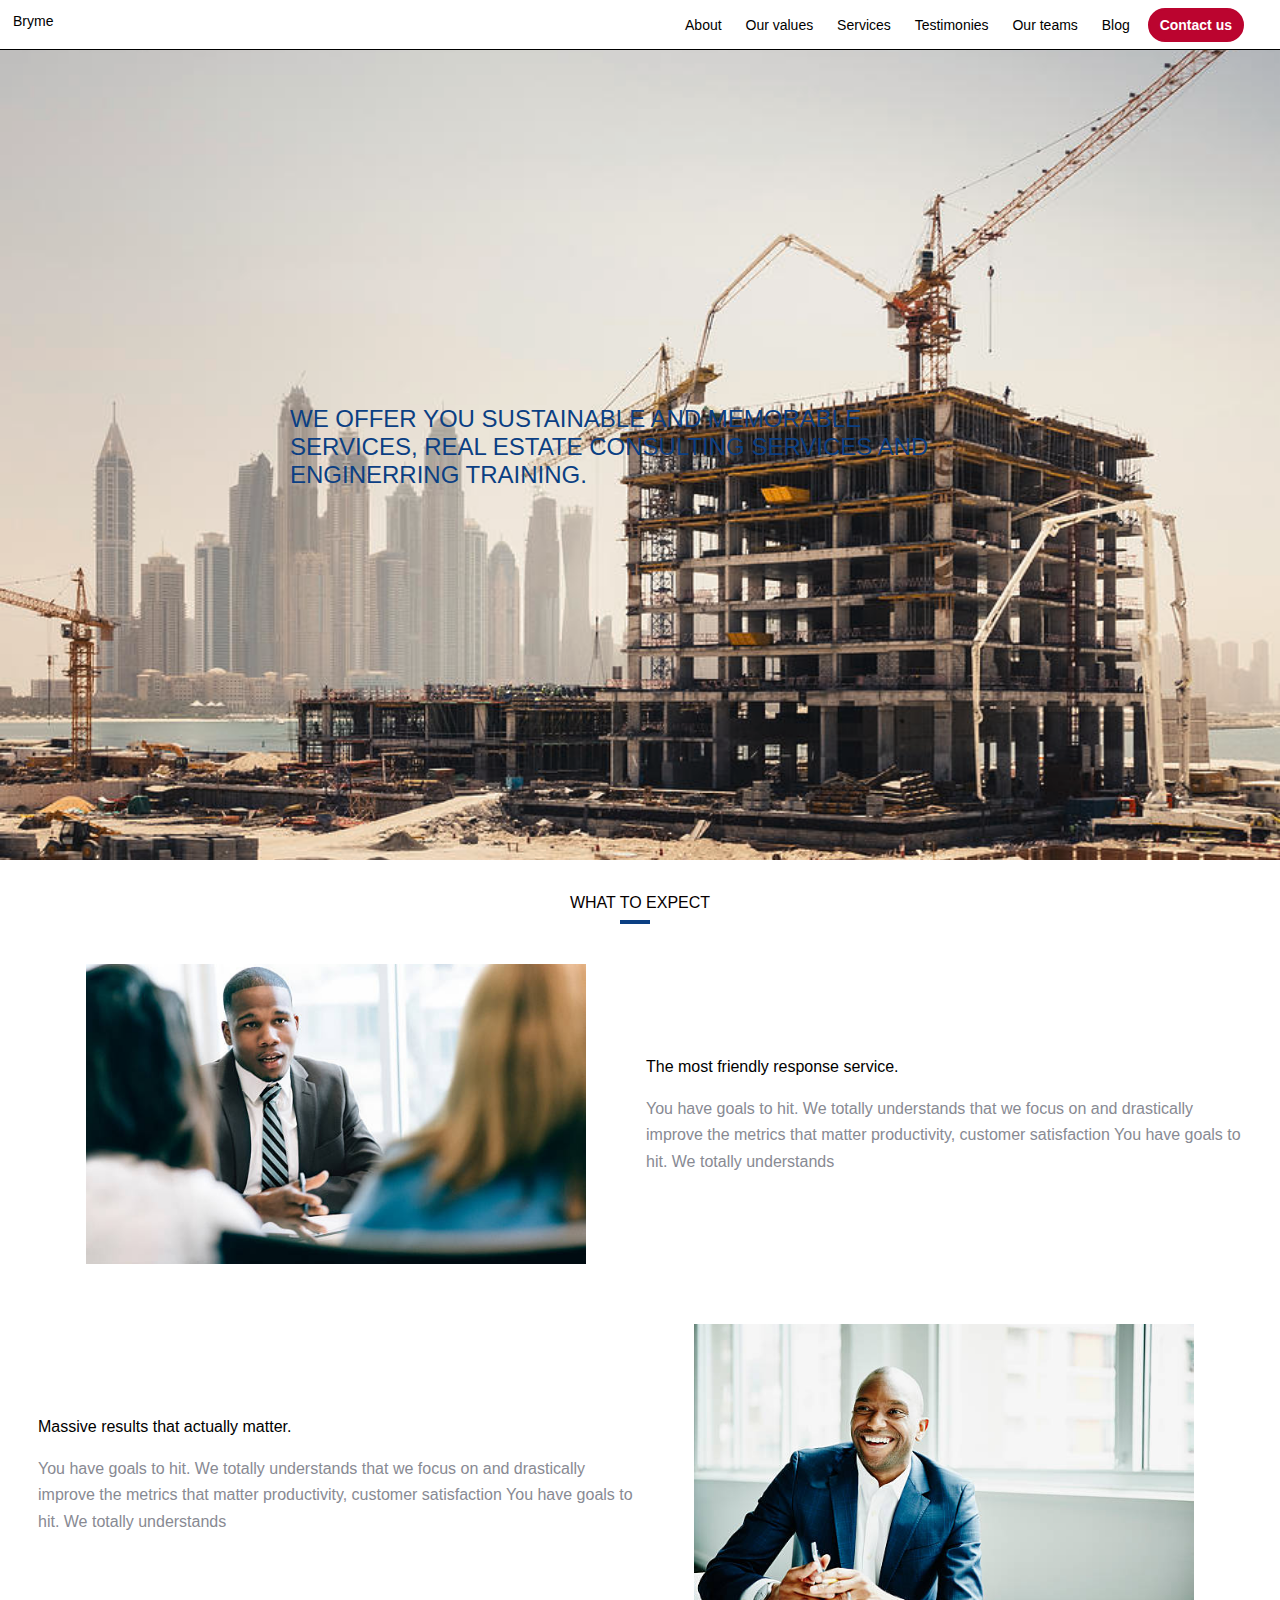
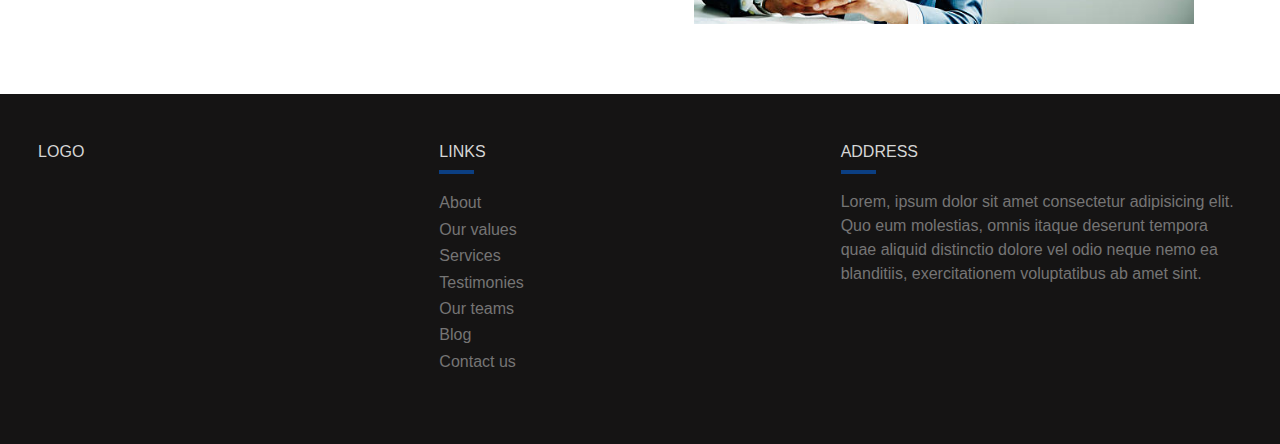
<file: index.html>
<!DOCTYPE html>
<html lang="en">
<head>
    <meta charset="UTF-8">
    <meta name="viewport" content="width=device-width, initial-scale=1.0">
    <meta http-equiv="X-UA-Compatible" content="ie=edge">
    <link rel="stylesheet" href="CSS/style.css">
    <title>Welcome to Bryme Designs</title>
</head>
<body>
    <nav class="nav__header">
        <header class="header_logo">
            Bryme
        </header>
        <ul class="navigation__links">
            <li id="about"><a href="about">About</a></li>
            <li id="values"><a href="values">Our values</a></li>
            <li id="services"><a href="services">Services</a></li>
            <li id="testimonies"><a href="testimonies">Testimonies</a></li>
            <li id="team"><a href="team">Our teams</a></li>
            <li id="blog"><a href="blog">Blog</a></li>
            <li id="contact"><a href="contact">Contact us</a></li>
        </ul>
    </nav>
    <div class="mobile__header">
        <div id="logo"><a href="javascript:;">Bryme</a></div>
        <div class="hamburger" id="hamburger">
            <div class="hamburger__content">
                <div class="caret top"></div>
                <div class="caret middle"></div>
                <div class="caret bottom"></div>
            </div>
        </div>
    </div>

    <div class="sidebar__navigation" id="sidebar">
        <ul>
            <li class="about__mob"><a href="about">About</a></li>
            <li class="value__mob"><a href="values">Our values</a></li>
            <li class="service__mob"><a href="services">Services</a></li>
            <li class="testimonies__mob"><a href="testimonies">Testimonies</a></li>
            <li class="team__mob"><a href="team">Our teams</a></li>
            <li class="blog__mob"><a href="blog">Blog</a></li>
            <li class="contact__mob"><a href="contact">Contact us</a></li>
        </ul>
</div>
<div class="gallery__section">
    <div class="gallery__text">
        We offer you sustainable and memorable services, real estate consulting services and enginerring training.
    </div>
</div>

 <!-- What to expects Starts -->
 <section id="what_expect" class="expect_">
        <center><p class="p">what to expect</p></center>
        <div class="what_to_expect">
            <div class="content_one">
                <div class="image_icon_one">
                    <div class="show_image"></div>
                </div>
                <div class="description">
                    <div class="description__content">
                        <p style="color: rgba(0,0,0,1)">The most friendly response service.</p>
                        <p>You have goals to hit. We totally understands that we focus on and drastically improve the metrics that matter 
                            productivity, customer satisfaction You have goals to hit. We totally understands
                        </p>
                    </div>
                </div>
            </div> 
            <div class="content_one horizontal_rule">
                <div class="description">
                    <div class="description__content">
                        <p style="color: rgba(0,0,0,1)">Massive results that actually matter.</p>
                        <p>You have goals to hit. We totally understands that we focus on and drastically improve the metrics that matter 
                            productivity, customer satisfaction You have goals to hit. We totally understands
                        </p>
                    </div>
                </div>
                <div class="image_icon_one">
                    <div class="show_image result_icon"></div>
                </div>
            </div>
        </div>
    </section>
    <!-- What to expects Ends -->


<!-- Footer -->
<footer>
        <div class="footer_div">
            <div class="logo__section">
                <p>LOGO</p>
            </div>
            <div class="contact_links">
                <p>LINKS</p>
                <ul>
                    <li class="about__mob_"><a href="about">About</a></li>
                    <li class="value__mob_"><a href="values">Our values</a></li>
                    <li class="service__mob_"><a href="services">Services</a></li>
                    <li class="testimonies__mob_"><a href="testimonies">Testimonies</a></li>
                    <li class="team__mob_"><a href="team">Our teams</a></li>
                    <li class="blog__mob_"><a href="blog">Blog</a></li>
                    <li class="contact__mob_"><a href="contact">Contact us</a></li>
                </ul>
            </div>
            <div class="address_links">
                <p>ADDRESS</p>
                <div>Lorem, ipsum dolor sit amet consectetur adipisicing elit. Quo eum molestias, omnis itaque deserunt tempora quae aliquid distinctio dolore vel odio neque nemo ea blanditiis, exercitationem voluptatibus ab amet sint.</div>
            </div>
        </div>
    </footer>
    <script src="JS/jquery-min.js"></script>
    <script src="JS/main.js"></script>
</body>
</html>
</file>
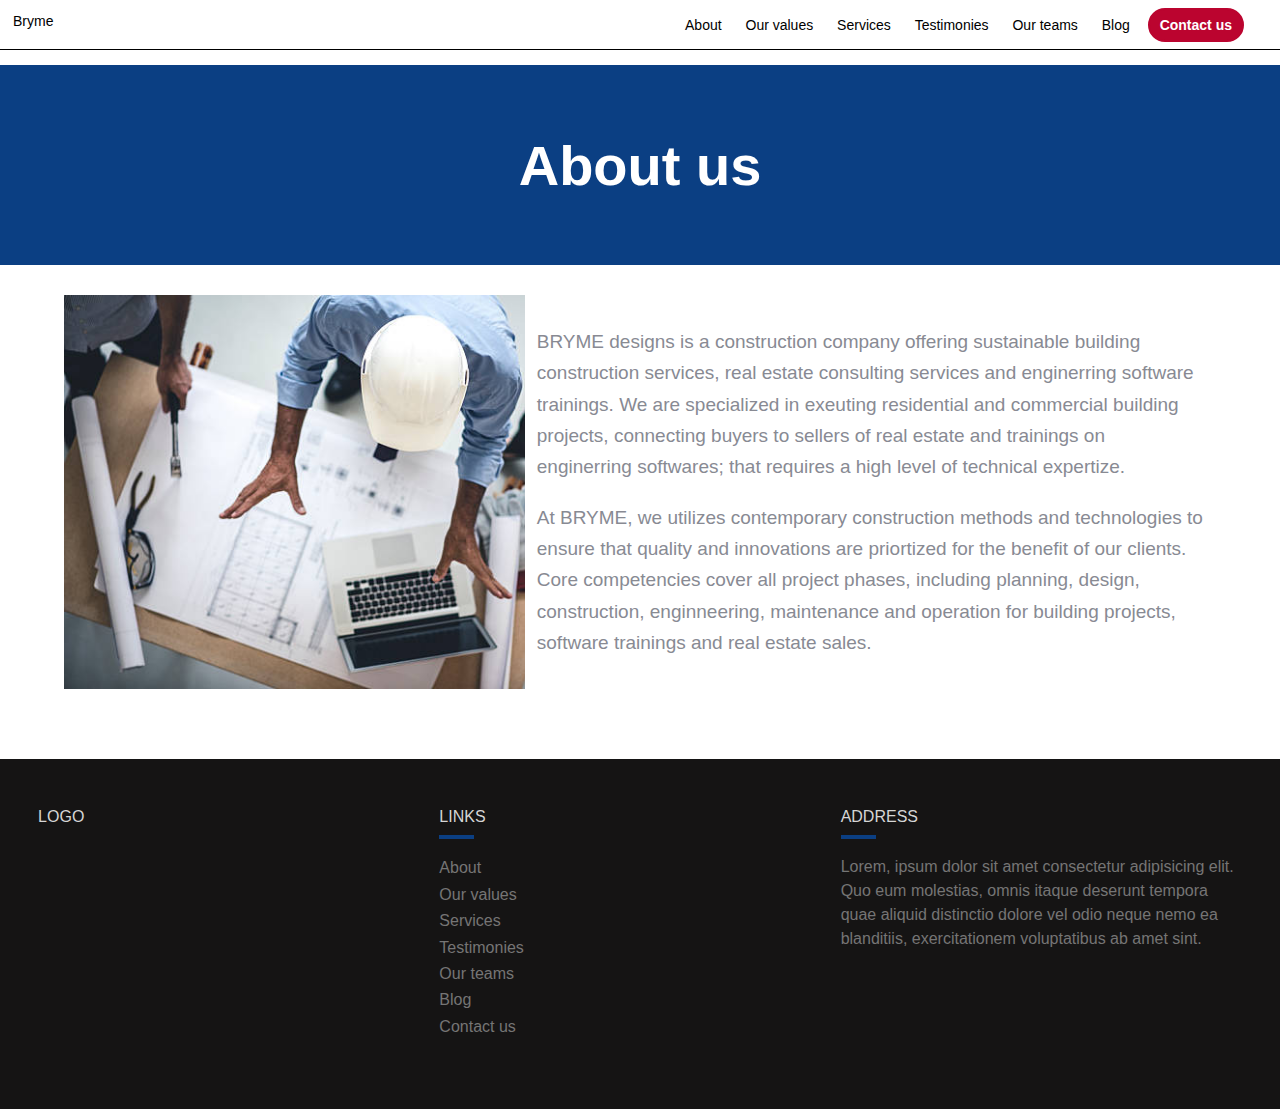
<file: about.html>
<!DOCTYPE html>
<html lang="en">
<head>
    <meta charset="UTF-8">
    <meta name="viewport" content="width=device-width, initial-scale=1.0">
    <meta http-equiv="X-UA-Compatible" content="ie=edge">
    <link rel="stylesheet" href="CSS/style.css">
    <title>About Us</title>
</head>
<body>
        <nav class="nav__header" style="position: relative">
                <header class="header_logo">
                    Bryme
                </header>
                <ul class="navigation__links">
                    <li id="about"><a href="about">About</a></li>
                    <li id="values"><a href="values">Our values</a></li>
                    <li id="services"><a href="services">Services</a></li>
                    <li id="testimonies"><a href="testimonies">Testimonies</a></li>
                    <li id="team"><a href="team">Our teams</a></li>
                    <li id="blog"><a href="blog">Blog</a></li>
                    <li id="contact"><a href="contact">Contact us</a></li>
                </ul>
            </nav>
            <div class="mobile__header">
                <div id="logo"><a href="javascript:;">Bryme</a></div>
                <div class="hamburger" id="hamburger">
                    <div class="hamburger__content">
                        <div class="caret top"></div>
                        <div class="caret middle"></div>
                        <div class="caret bottom"></div>
                    </div>
                </div>
            </div>
        
            <div class="sidebar__navigation" id="sidebar">
                <ul>
                    <li class="about__mob"><a href="about">About</a></li>
                    <li class="value__mob"><a href="values">Our values</a></li>
                    <li class="service__mob"><a href="services">Services</a></li>
                    <li class="testimonies__mob"><a href="testimonies">Testimonies</a></li>
                    <li class="team__mob"><a href="team">Our teams</a></li>
                    <li class="blog__mob"><a href="blog">Blog</a></li>
                    <li class="contact__mob"><a href="contact">Contact us</a></li>
                </ul>
        </div>

        <div class="aboutus__container">
            <div>
                About us
            </div>
        </div>
        <div class="aboutus__content">
            <div class="aboutus__image">
                <div class="about__showimage"></div>
            </div>
            <div class="aboutus__cont">
                <p>
                    BRYME designs is a construction company offering sustainable building construction services, real estate consulting services and 
                    enginerring software trainings. We are specialized in exeuting residential and commercial building projects, connecting buyers to sellers 
                    of real estate and trainings on enginerring softwares; that requires a high level of technical expertize.
                </p>
                <p>
                    At BRYME, we utilizes contemporary construction methods and technologies to ensure that quality and innovations are priortized 
                    for the benefit of our clients. Core competencies cover all project phases, including planning, design, construction, enginneering,
                    maintenance and operation for building projects, software trainings and real estate sales. 
                </p>
            </div>
        </div>
        
         <!-- Footer -->
    <footer>
            <div class="footer_div">
                <div class="logo__section">
                    <p>LOGO</p>
                </div>
                <div class="contact_links">
                    <p>LINKS</p>
                    <ul>
                        <li class="about__mob_"><a href="about">About</a></li>
                        <li class="value__mob_"><a href="values">Our values</a></li>
                        <li class="service__mob_"><a href="services">Services</a></li>
                        <li class="testimonies__mob_"><a href="testimonies">Testimonies</a></li>
                        <li class="team__mob_"><a href="team">Our teams</a></li>
                        <li class="blog__mob_"><a href="blog">Blog</a></li>
                        <li class="contact__mob_"><a href="contact">Contact us</a></li>
                    </ul>
                </div>
                <div class="address_links">
                    <p>ADDRESS</p>
                    <div>Lorem, ipsum dolor sit amet consectetur adipisicing elit. Quo eum molestias, omnis itaque deserunt tempora quae aliquid distinctio dolore vel odio neque nemo ea blanditiis, exercitationem voluptatibus ab amet sint.</div>
                </div>
            </div>
        </footer>
        <script src="JS/jquery-min.js"></script>
        <script src="JS/main.js"></script>
</body>
</html>
</file>
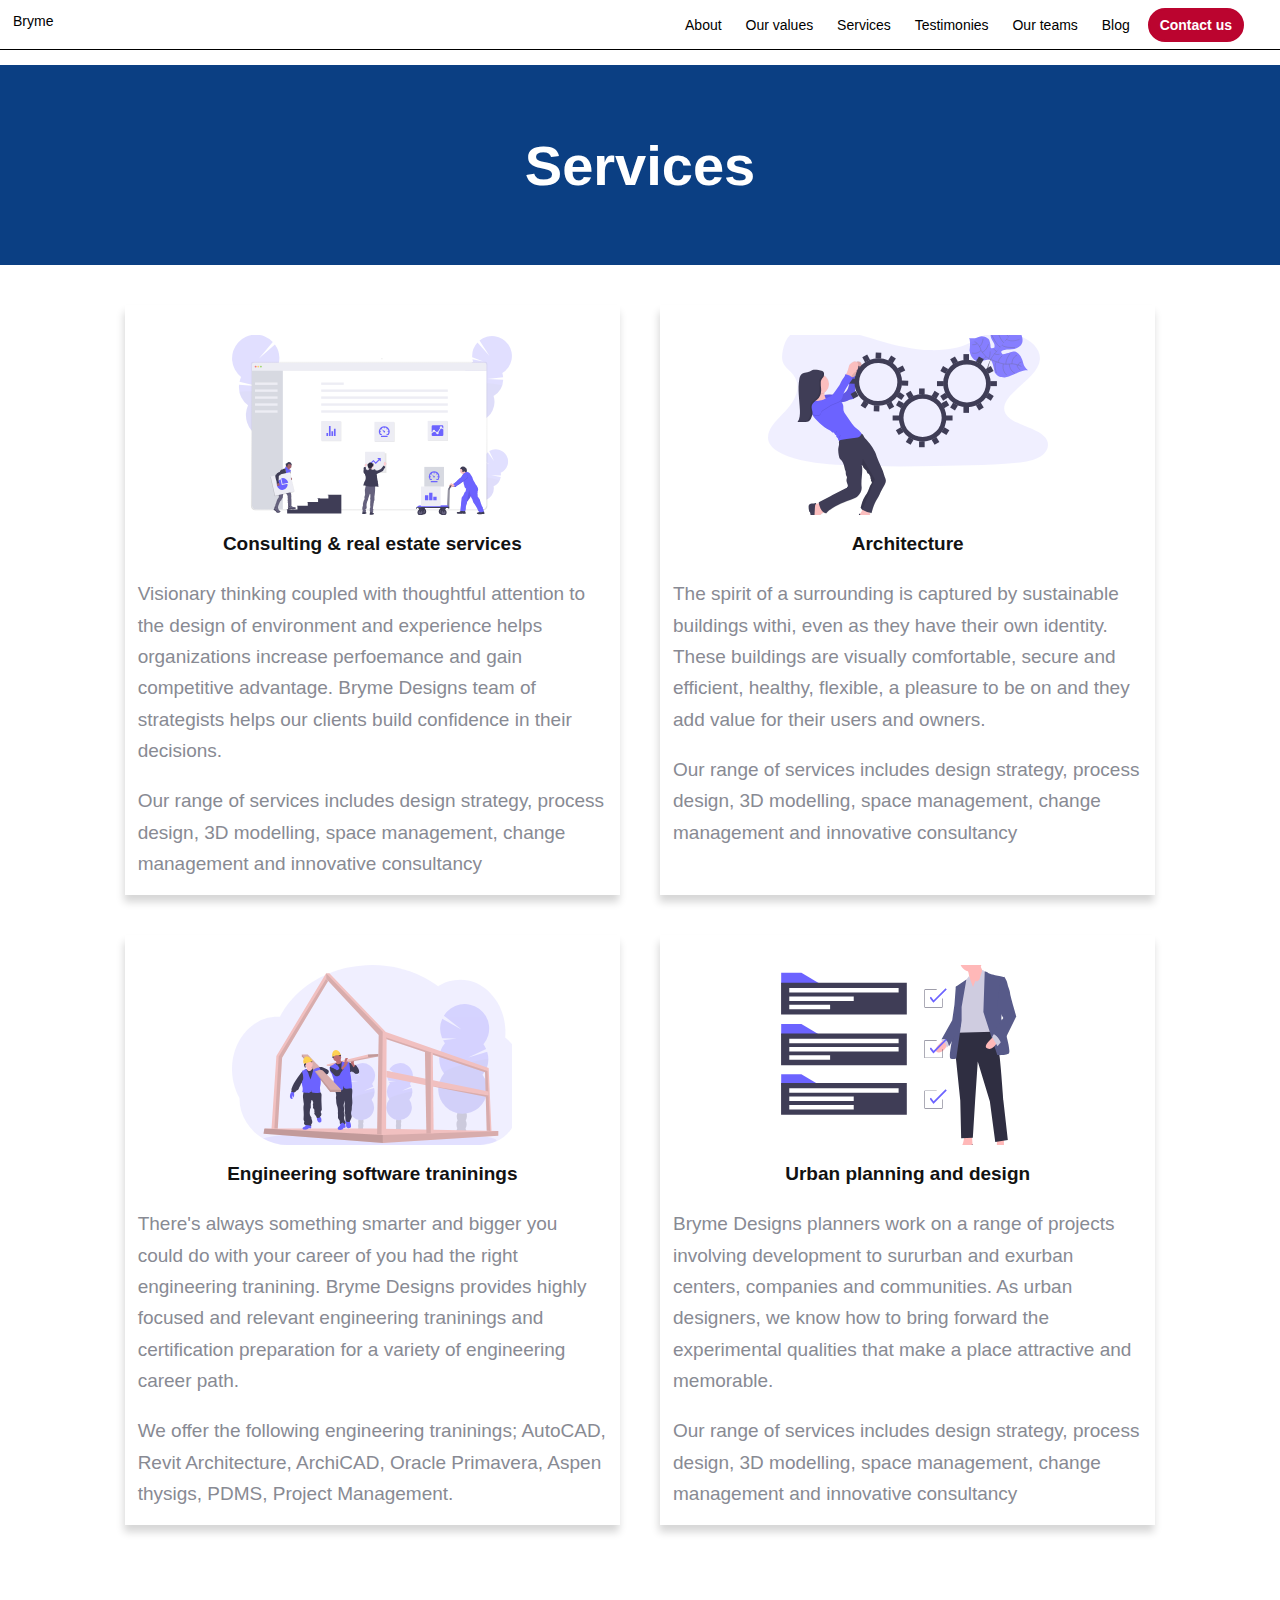
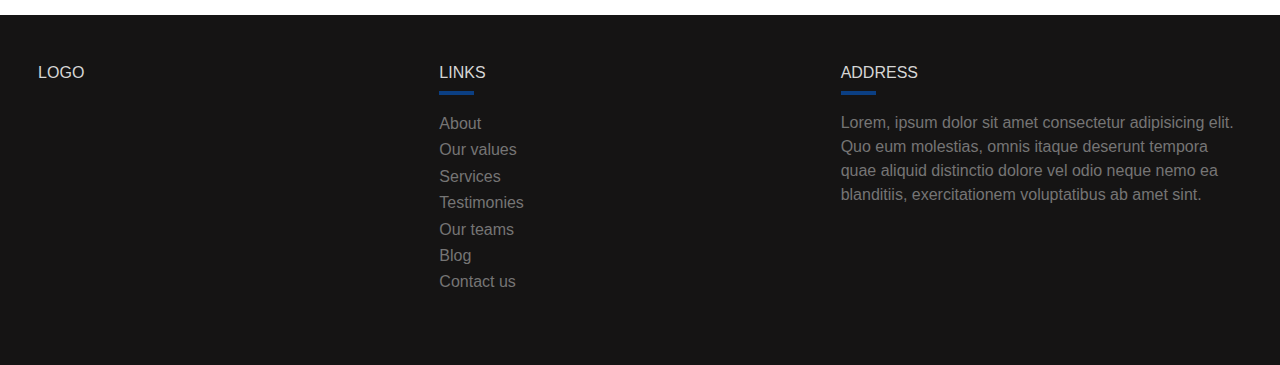
<file: services.html>
<!DOCTYPE html>
<html lang="en">
<head>
    <meta charset="UTF-8">
    <meta name="viewport" content="width=device-width, initial-scale=1.0">
    <meta http-equiv="X-UA-Compatible" content="ie=edge">
    <link rel="stylesheet" href="CSS/style.css">
    <title>Services</title>
</head>
<body>
        <nav class="nav__header" style="position: relative">
                <header class="header_logo">
                    Bryme
                </header>
                <ul class="navigation__links">
                    <li id="about"><a href="about">About</a></li>
                    <li id="values"><a href="values">Our values</a></li>
                    <li id="services"><a href="services">Services</a></li>
                    <li id="testimonies"><a href="testimonies">Testimonies</a></li>
                    <li id="team"><a href="team">Our teams</a></li>
                    <li id="blog"><a href="blog">Blog</a></li>
                    <li id="contact"><a href="contact">Contact us</a></li>
                </ul>
            </nav>
            <div class="mobile__header">
                <div id="logo"><a href="javascript:;">Bryme</a></div>
                <div class="hamburger" id="hamburger">
                    <div class="hamburger__content">
                        <div class="caret top"></div>
                        <div class="caret middle"></div>
                        <div class="caret bottom"></div>
                    </div>
                </div>
            </div>
        
            <div class="sidebar__navigation" id="sidebar">
                <ul>
                    <li class="about__mob"><a href="about">About</a></li>
                    <li class="value__mob"><a href="values">Our values</a></li>
                    <li class="service__mob"><a href="services">Services</a></li>
                    <li class="testimonies__mob"><a href="testimonies">Testimonies</a></li>
                    <li class="team__mob"><a href="team">Our teams</a></li>
                    <li class="blog__mob"><a href="blog">Blog</a></li>
                    <li class="contact__mob"><a href="contact">Contact us</a></li>
                </ul>
        </div>

        <div class="aboutus__container">
            <div>
                Services
            </div>
        </div>

        <div class="services__container">
            <div class="services__">
                <div class="ser__cont1Image">
                    <div class="show__serImage image_one"></div>
                    <div class="service__description">
                        <p class="service__title">Consulting & real estate services</p>
                        <p>
                            Visionary thinking coupled with thoughtful attention to the design of environment and experience helps organizations 
                            increase perfoemance and gain competitive advantage. Bryme Designs team of strategists helps our clients build confidence in their decisions.
                        </p> 
                        <p>
                            Our range of services includes design strategy, process design, 3D modelling, space management, change management and innovative consultancy
                        </p>
                    </div>
                </div>
                <div class="ser__cont1Image">
                    <div class="show__serImage image_two"></div>
                    <div class="service__description">
                        <p class="service__title">Architecture</p>
                        <p>
                            The spirit of a surrounding is captured by sustainable buildings withi, even as they have their own identity.
                            These buildings are visually comfortable, secure and efficient, healthy, flexible, a pleasure to be on and they add value for their users and owners.
                        </p>
                        <p>
                            Our range of services includes design strategy, process design, 3D modelling, space management, change management and innovative consultancy
                        </p>
                    </div>
                </div>
            </div>
            <div class="services__">
                    <div class="ser__cont1Image">
                        <div class="show__serImage image_three"></div>
                        <div class="service__description">
                            <p class="service__title">Engineering software traninings</p>
                            <p>
                                There's always something smarter and bigger you could do with your career of you had the right engineering 
                                tranining. Bryme Designs provides highly focused and relevant engineering traninings and certification preparation 
                                for a variety of engineering career path.
                            </p>
                            <p>
                                We offer the following engineering traninings; AutoCAD, Revit Architecture, ArchiCAD, Oracle Primavera, Aspen thysigs, PDMS, Project Management.
                            </p>
                        </div>
                    </div>
                    <div class="ser__cont1Image">
                        <div class="show__serImage image_four"></div>
                        <div class="service__description">
                            <p class="service__title">Urban planning and design</p>
                            <p>
                                Bryme Designs planners work on a range of projects involving development to sururban and exurban centers, companies and communities. 
                                As urban designers, we know how to bring forward the experimental qualities that make a place attractive and memorable.
                            </p>
                            <p>
                                Our range of services includes design strategy, process design, 3D modelling, space management, change management and innovative consultancy
                            </p>
                        </div>
                    </div>
                </div>
        </div>
        <!-- Footer -->
        <footer>
            <div class="footer_div">
                <div class="logo__section">
                    <p>LOGO</p>
                </div>
                <div class="contact_links">
                    <p>LINKS</p>
                    <ul>
                        <li class="about__mob_"><a href="about">About</a></li>
                        <li class="value__mob_"><a href="values">Our values</a></li>
                        <li class="service__mob_"><a href="services">Services</a></li>
                        <li class="testimonies__mob_"><a href="testimonies">Testimonies</a></li>
                        <li class="team__mob_"><a href="team">Our teams</a></li>
                        <li class="blog__mob_"><a href="blog">Blog</a></li>
                        <li class="contact__mob_"><a href="contact">Contact us</a></li>
                    </ul>
                </div>
                <div class="address_links">
                    <p>ADDRESS</p>
                    <div>Lorem, ipsum dolor sit amet consectetur adipisicing elit. Quo eum molestias, omnis itaque deserunt tempora quae aliquid distinctio dolore vel odio neque nemo ea blanditiis, exercitationem voluptatibus ab amet sint.</div>
                </div>
            </div>
        </footer>
        <script src="JS/jquery-min.js"></script>
        <script src="JS/main.js"></script>
</body>
</html>
</file>
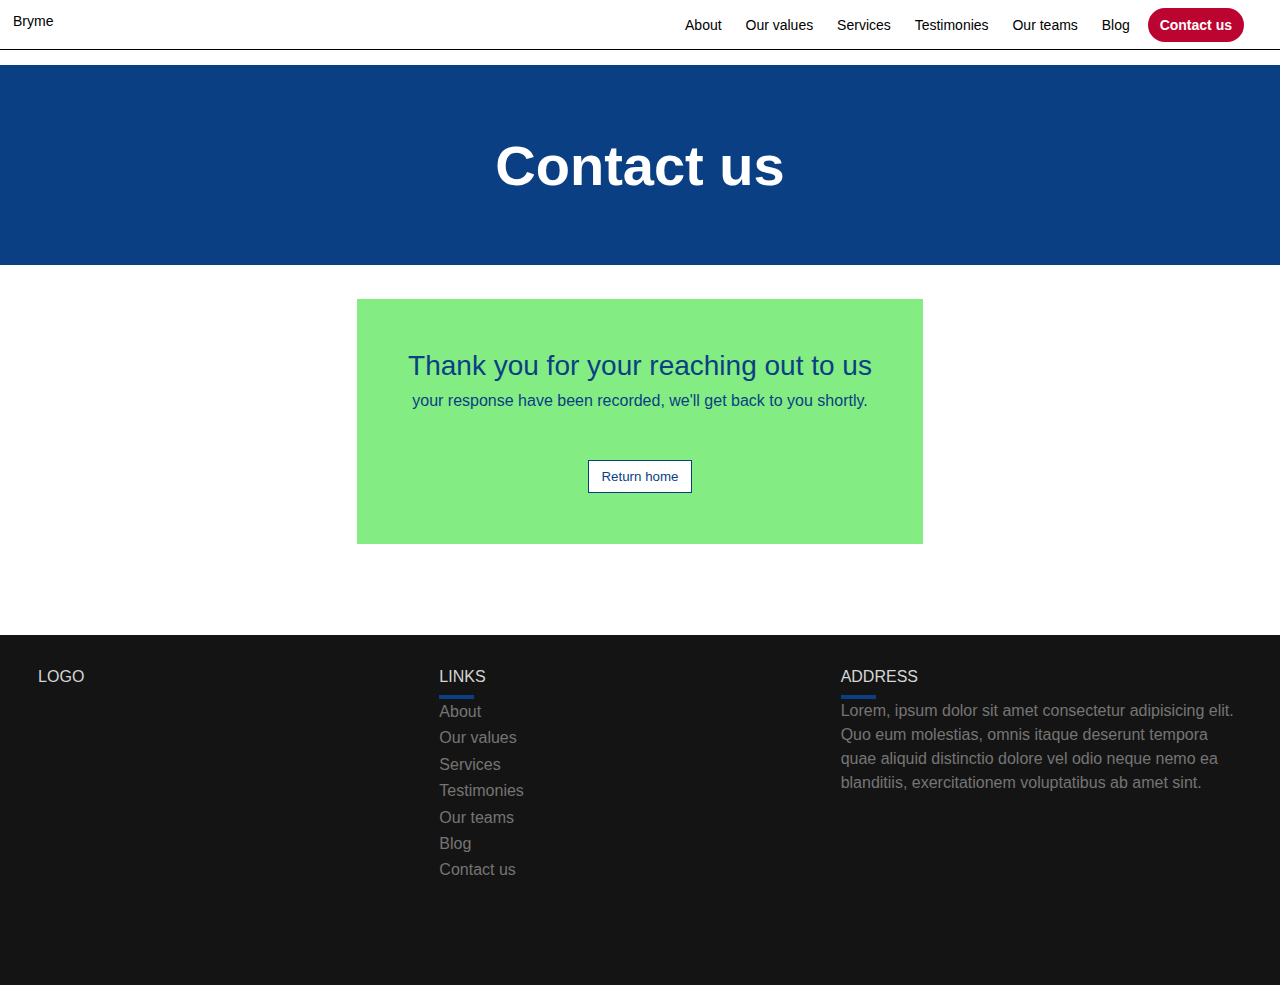
<file: thankyou.html>
<!DOCTYPE html>
<html lang="en">
<head>
    <meta charset="UTF-8">
    <meta name="viewport" content="width=device-width, initial-scale=1.0">
    <meta http-equiv="X-UA-Compatible" content="ie=edge">
    <link rel="stylesheet" href="CSS/thankyou.css">
    <link rel="stylesheet" href="CSS/style.css">
    <title>Document</title>
</head>
<body>
        <nav class="nav__header" style="position: relative">
                <header class="header_logo">
                    Bryme
                </header>
                <ul class="navigation__links">
                    <li id="about"><a href="about">About</a></li>
                    <li id="values"><a href="values">Our values</a></li>
                    <li id="services"><a href="services">Services</a></li>
                    <li id="testimonies"><a href="testimonies">Testimonies</a></li>
                    <li id="team"><a href="team">Our teams</a></li>
                    <li id="blog"><a href="blog">Blog</a></li>
                    <li id="contact"><a href="contact">Contact us</a></li>
                </ul>
            </nav>
            <div class="mobile__header">
                <div id="logo"><a href="javascript:;">Bryme</a></div>
                <div class="hamburger" id="hamburger">
                    <div class="hamburger__content">
                        <div class="caret top"></div>
                        <div class="caret middle"></div>
                        <div class="caret bottom"></div>
                    </div>
                </div>
            </div>
        
            <div class="sidebar__navigation" id="sidebar">
                <ul>
                    <li class="about__mob"><a href="about">About</a></li>
                    <li class="value__mob"><a href="values">Our values</a></li>
                    <li class="service__mob"><a href="services">Services</a></li>
                    <li class="testimonies__mob"><a href="testimonies">Testimonies</a></li>
                    <li class="team__mob"><a href="team">Our teams</a></li>
                    <li class="blog__mob"><a href="blog">Blog</a></li>
                    <li class="contact__mob"><a href="contact">Contact us</a></li>
                </ul>
        </div>

        <div class="aboutus__container">
            <div>
                Contact us
            </div>
        </div>
    <div class="bigger_thankyou">
        <div class="thankyou">
             <p>Thank you for your reaching out to us</p>
             <p>your response have been recorded, we'll get back to you shortly.</p>
             <a href="index"><button>Return home</button></a>
        </div>
    </div>

     <!-- Footer -->
     <footer>
            <div class="footer_div">
                <div class="logo__section">
                    <p>LOGO</p>
                </div>
                <div class="contact_links">
                    <p>LINKS</p>
                    <ul>
                        <li class="about__mob_"><a href="about">About</a></li>
                        <li class="value__mob_"><a href="values">Our values</a></li>
                        <li class="service__mob_"><a href="services">Services</a></li>
                        <li class="testimonies__mob_"><a href="testimonies">Testimonies</a></li>
                        <li class="team__mob_"><a href="team">Our teams</a></li>
                        <li class="blog__mob_"><a href="blog">Blog</a></li>
                        <li class="contact__mob_"><a href="contact">Contact us</a></li>
                    </ul>
                </div>
                <div class="address_links">
                    <p>ADDRESS</p>
                    <div>Lorem, ipsum dolor sit amet consectetur adipisicing elit. Quo eum molestias, omnis itaque deserunt tempora quae aliquid distinctio dolore vel odio neque nemo ea blanditiis, exercitationem voluptatibus ab amet sint.</div>
                </div>
            </div>
        </footer>
        <script src="JS/jquery-min.js"></script>
   <script src="JS/main.js"></script>
</body>
</html>
</file>
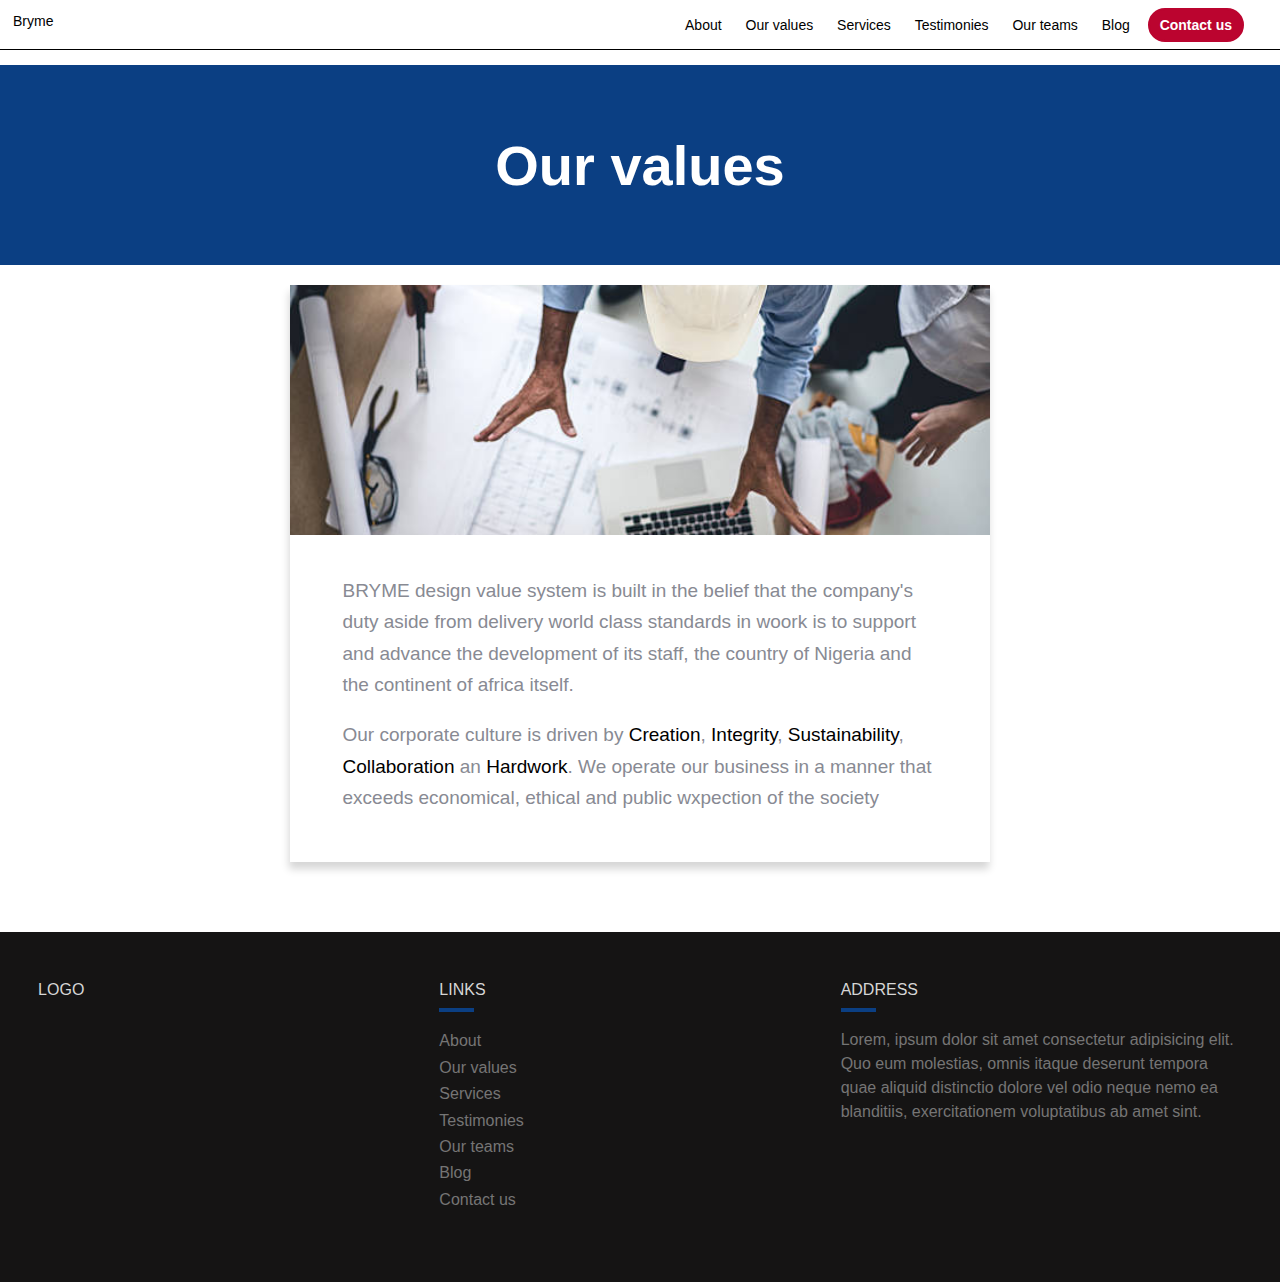
<file: values.html>
<!DOCTYPE html>
<html lang="en">
<head>
    <meta charset="UTF-8">
    <meta name="viewport" content="width=device-width, initial-scale=1.0">
    <meta http-equiv="X-UA-Compatible" content="ie=edge">
    <link rel="stylesheet" href="CSS/style.css">
    <title>Values</title>
</head>
<body>
        <nav class="nav__header" style="position: relative">
                <header class="header_logo">
                    Bryme
                </header>
                <ul class="navigation__links">
                    <li id="about"><a href="about">About</a></li>
                    <li id="values"><a href="values">Our values</a></li>
                    <li id="services"><a href="services">Services</a></li>
                    <li id="testimonies"><a href="testimonies">Testimonies</a></li>
                    <li id="team"><a href="team">Our teams</a></li>
                    <li id="blog"><a href="blog">Blog</a></li>
                    <li id="contact"><a href="contact">Contact us</a></li>
                </ul>
            </nav>
            <div class="mobile__header">
                <div id="logo"><a href="javascript:;">Bryme</a></div>
                <div class="hamburger" id="hamburger">
                    <div class="hamburger__content">
                        <div class="caret top"></div>
                        <div class="caret middle"></div>
                        <div class="caret bottom"></div>
                    </div>
                </div>
            </div>
        
            <div class="sidebar__navigation" id="sidebar">
                <ul>
                    <li class="about__mob"><a href="about">About</a></li>
                    <li class="value__mob"><a href="values">Our values</a></li>
                    <li class="service__mob"><a href="services">Services</a></li>
                    <li class="testimonies__mob"><a href="testimonies">Testimonies</a></li>
                    <li class="team__mob"><a href="team">Our teams</a></li>
                    <li class="blog__mob"><a href="blog">Blog</a></li>
                    <li class="contact__mob"><a href="contact">Contact us</a></li>
                </ul>
        </div>

        <div class="aboutus__container">
            <div>
                Our values
            </div>
        </div>

        <div class="values__content">
            <div class="values__image">
                <div class="show__value_image"></div>
            </div>
            <div class="values__cont">
                    <div>
                        <p>
                            BRYME design value system is built in the belief that the company's duty aside from delivery world class standards in woork is 
                            to support and advance the development of its staff, the country of Nigeria and the continent of africa itself.
                        </p>
                        <p>
                            Our corporate culture is driven by <span style="color: rgba(0,0,0,1)">Creation</span>, <span style="color: rgba(0,0,0,1)">Integrity</span>, <span style="color: rgba(0,0,0,1)">Sustainability</span>, <span style="color: rgba(0,0,0,1)">Collaboration</span> an <span style="color: rgba(0,0,0,1)">Hardwork</span>. We operate our business 
                            in a manner that exceeds economical, ethical and public wxpection of the society
                        </p>
                    </div>
            </div>
        </div>

                 <!-- Footer -->
    <footer>
            <div class="footer_div">
                <div class="logo__section">
                    <p>LOGO</p>
                </div>
                <div class="contact_links">
                    <p>LINKS</p>
                    <ul>
                        <li class="about__mob_"><a href="about">About</a></li>
                        <li class="value__mob_"><a href="values">Our values</a></li>
                        <li class="service__mob_"><a href="services">Services</a></li>
                        <li class="testimonies__mob_"><a href="testimonies">Testimonies</a></li>
                        <li class="team__mob_"><a href="team">Our teams</a></li>
                        <li class="blog__mob_"><a href="blog">Blog</a></li>
                        <li class="contact__mob_"><a href="contact">Contact us</a></li>
                    </ul>
                </div>
                <div class="address_links">
                    <p>ADDRESS</p>
                    <div>Lorem, ipsum dolor sit amet consectetur adipisicing elit. Quo eum molestias, omnis itaque deserunt tempora quae aliquid distinctio dolore vel odio neque nemo ea blanditiis, exercitationem voluptatibus ab amet sint.</div>
                </div>
            </div>
        </footer>
        <script src="JS/jquery-min.js"></script>
        <script src="JS/main.js"></script>
</body>
</html>
</file>
<file: CSS/style.css>
html, body {
    margin: 0; padding: 0;
    font-family: Circular Std, Verdana, Arial, sans-serif;
}

* {
    box-sizing: border-box;
}

ul {margin: 0; padding: 0}

.nav__header {
    width: 100%;
    border-bottom: 1px solid #000;
    height: 50px;
    display: flex;
    justify-content: space-between;
    align-content: center;
    padding: 13px;
    position: fixed;
    transition: 0.5s;
    font-size: 14px;
    background-color:  #fff;
}

.mobile__header {
    width: 100%;
    height: 50px;
    display: flex;
    align-items: center;
    justify-content: space-between;
    padding: 0px 20px;
    background-color: #fff;
    position: fixed; top: 0;   
}

.hamburger {
    background: #fff;
    display: inline-block;
    position: relative;
    /* padding: 0px; */
    cursor: pointer;
    width:28px; height: 30px;
}

.hamburger__content {
    width: 100%; height: 100%;
    position: relative;
}

.caret {
    position: absolute;
    width: 100%; height: 6px;
    background: rgb(11, 63, 131);
    transition: all cubic-bezier(0.26, 0.1, 0.27, 1.55) 0.35s;
}
.top {
    top: 18%;
}
.middle {
    top: 48%;
}
.bottom {
    top: 78%;
}
.sidebar__navigation.active {
    left: 0px;
}
.hamburger__content.close .top {
    transform: rotate(45deg);
    top: 48%;
}
.hamburger__content.close .middle, .hamburger__content.close .bottom {
    transform: rotate(-45deg);
    top: 48%;
}
.sidebar__navigation {
    width: 300px; height: 100%;
    position: fixed; top: 0; left: 0;
    z-index: 10000;
    color: #fff;
    background-color: rgb(11, 63, 131);
    box-shadow: 0px 3px 6px #eee;
    left: -305px;
    transition: 0.3s ease;
    padding-left: 4px;
    padding-top: 4px;
}
.sidebar__navigation li {
    width: 100%;
    cursor: pointer;
    padding-left: 10px;
    line-height: 40px;
    outline: none;
    /* border-left: 4px solid #fff; */
}

.sidebar__navigation a {
    outline: none;
    color: #fff; text-decoration: none;
    font-family: Circular Std, Verdana, Arial, sans-serif;
    transition: 0.3s ease;
}
.active_class {
    border-left: 4px solid #fff;
}
.sidebar__navigation a:hover {
    color: #d6d6d6;
    padding-left: 10px;
}
ul {
    list-style-type: none;
    margin-top: 0px;
    padding-right: 15px;
    text-decoration: none;
    font-size: 14px;
}

.navigation__links li{
    /* border: 1px solid #f00; */
    display: inline-block;
    margin-right: 8px;
    padding: 4px 6px;
    cursor: pointer;
    outline: none;
    /* border-bottom: 3px solid #000;
    border-radius: 10px; */
}
.navigation__links li a {
    outline: none;
}

.navigation__links li::after {
    content: '';
    position: absolute;
    display: block;
    width: 0px;
    height: 3px;
    background: rgb(11, 63, 131);
    margin-top: 2px;
    transition: 0.5s;
}

.navigation__links li:hover::after {
    width: 30px;
}

.navigation__links li:nth-child(7) {
    background: #bb042f;
    padding: 7px 10px;
    border-radius: 50px;
    margin-top: -5px;
    border: 2px solid #bb042f;
    transition: 0.8s;
}

.navigation__links li:nth-child(7):hover {
    box-shadow: -3px 5px 8px #aaa3a3;
}

.navigation__links li:nth-child(7) a {
    font-family: Circular Std,Verdana,Arial,sans-serif;
    font-weight: bolder;
    color: #fff;
}

.navigation__links li:nth-child(7)::after {
    width: 0; height: 0;
}

.navigation__links li a {
    text-decoration: none;
    color: #000;
    font-family: Circular Std, Verdana, Arial, sans-serif;
}

/* Gallery Section Starts */
.gallery__section {
    background-image: url('../IMG/bg3.jpg');
    background-size: cover;
    background-repeat: no-repeat;
    background-position: 0;
    width: 100%; height: 90vh;
    display: flex; justify-content: center; align-items: center;
    padding: 10px;
    position: relative;
    top: 50px;
}
.gallery__text {
    width: 700px; height: 100px;
    font-family: "Open Sans", sans-serif;
    text-transform: uppercase;
    font-weight: 300;
    animation: slideUp 1.5s;
    font-size: 24px;
    color: rgb(11, 63, 131);
}
.gallery__text p:nth-child(1) {
    font-size: 30px;
    animation: slideRight 1.5s;
}
.gallery__text p:nth-child(2) {
    font-size: 30px;
    animation: slideRight 2s;
}
.gallery__text p:nth-child(3) {
    font-size: 30px;
    /* overflow: hidden;
    white-space: nowrap; */
    /* animation: type 3s steps(33); */
    animation: slideRight 2.5s;
    /* width: 38ch; */
}
/* Gallery Section Ends */

/* What to expect Starts */
section {
    width: 95%;
    margin: auto;
}
#what_expect {
    font-family: Circular Std, Verdana, Arial, sans-serif;
    /* font-weight: 400; */
    font-size: 16px;
    line-height: 1.65;
    color: #888a93;
}
.what_to_expect {
    margin-top: 40px;
}
.content_one {
    display: flex;
}
.image_icon {
    width: 50%;
    /* border: 1px solid #f00; */
}
.description {
    width: 50%;
    font-size: 16px;
    /* border:  1px solid #00f; */
}
section .p {
    text-align: center;
    width: 200px;
    font-family: "Open Sans", sans-serif;
    text-transform: uppercase;
    margin-top: 80px;
    color: #070000;
}
section .p::after {
    content: "";
    width: 30px; height: 4px;
    background-color: rgb(11, 63, 131);
    display: block;
    margin-left: 80px;
    margin-top: 4px;
}
.description {
    display: flex; justify-content: center; align-items: center;
}
.description__content {
    padding: 6px; 
    /* text-align: center; */
}
.image_icon_one {
    width: 50%;
    display: flex; justify-content: center; align-items: center;
}
.show_image {
    background-image: url('../IMG/ph.jpg');
    background-size: cover;
    background-repeat: no-repeat;
    background-position: 0;
    width: 320px;
    height: 300px;
}
.result_icon {
    background-image: url('../IMG/r.jpg');
}
/* What to expect Ends */

/* About Us Starts */
.aboutus__container {
    color: #fff;
    width: 100%;
    height: 200px;
    margin-top: 15px;
    /* margin-bottom: 100px; */
    background-color: rgb(11, 63, 131);
    font-family: Circular Std,Verdana,Arial,sans-serif;
    font-weight: 700; font-size: 56px;
    display: flex; justify-content: center; align-items: center;
}
.aboutus__heading {
    color: #070000;
    font-size: 26px;
    line-height: 1.4;
    font-family: Circular Std,Verdana,Arial,sans-serif;
    font-weight: 700;
}
.aboutus__content {
    display: flex;
    width: 90%;
    margin: auto;
    /* border: 1px solid #00f; */
    margin-top: 30px;
    margin-bottom: 30px;
    height: auto;
}
.aboutus__image {
    width: 40%;
    /* border: 1px solid #ff0; */
    display: flex; justify-content: center; align-items: center;
}
.about__showimage {
    width: 100%;
    height: 100%;
    /* border: 1px solid #f00; */
    background-image: url('../IMG/val1.jpg');
    background-size: cover;
    background-repeat: no-repeat;
    background-position: 0;
}
.aboutus__cont {
    width: 60%;
    font-family: Circular Std, Verdana, Arial, sans-serif;
    font-weight: 400;
    font-size: 19px;
    line-height: 1.65;
    color: #888a93;
    padding: 12px;
    /* border: 1px solid #f00; */
}
/* About Us Ends */

/* Values Starts */
.values__content {
    max-width: 700px;
    height: auto;
    margin: 20px auto auto auto; 
    box-shadow: -1px 7px 8px #d6d6d6;
    padding-bottom: 30px;
    font-family: Circular Std, Verdana, Arial, sans-serif;
    /* font-weight: 400; */
    font-size: 19px;
    line-height: 1.65;
    color: #888a93;
}
.values__image {
    width: 100%;
    height: 250px;
}
.show__value_image {
    width: 100%;
    height: 100%;
    /* border: 1px solid #f00; */
    background-image: url('../IMG/val1.jpg');
    background-size: cover;
    background-repeat: no-repeat;
    background-position: 0;
}
.values__cont {
    width: 85%;
    margin: 40px auto auto auto;
}
/* Values Ends */

/* Services Starts */
.services__container {
    width: 90%;
    height: auto;
    margin: 20px auto auto auto;
    /* display: flex; justify-content: center; align-items: center; */
}
.services__ {
    display: flex; justify-content: center; align-items: center;
}
.ser__cont1Image {
    width: 43%; height: 590px;
    box-shadow: -1px 7px 8px #d6d6d6;
    margin: 20px;
}
.show__serImage {
    width: 280px; height: 180px;
    /* border: 1px solid #f00; */
    margin: 30px auto auto auto;
    background-size: cover;
    background-repeat: no-repeat;
    background-position: 0;
}
.image_one {
    background-image: url('../IMG/SVG/construction.svg');
}
.image_two {
    background-image: url('../IMG/SVG/architecture.svg');
}
.image_three {
    background-image: url('../IMG/SVG/training.svg');
}
.image_four {
    background-image: url('../IMG//SVG/planning.svg');
}
.service__title {
    margin: auto;
    width: 320px;
    text-align: center;
    font-weight: bold;
    color: #121212;
}
.service__description {
    font-family: Circular Std, Verdana, Arial, sans-serif;
    font-weight: 400;
    font-size: 19px;
    line-height: 1.65;
    color: #888a93;
    padding: 13px;
}
/* Services Ends */

/* Contact us Starts */
.contact_ {
    margin-top: 30px;
}
.c_form {
    width: 100%;
    display: flex; justify-content: center;
}
.p_contact {
    max-width: 500px;
    margin: auto;
    padding: 10px;
    font-family: Circular Std, Verdana, Arial, sans-serif;
    color: #3f4047;
}
.contact_form {
    width: 500px;
    padding: 10px;
}
.contact_form form input {
    width: 100%;
    margin-bottom: 8px;
    height: 40px; border: 1px solid rgb(11, 63, 131);
    padding-left: 8px;

}
.contact_form form textarea {
    width: 100%; height: 120px;
    border: 1px solid rgb(11, 63, 131);
    padding: 10px;
}
.contact_form form input[type='submit'] {
    cursor: pointer;
    margin-top: 8px;
    background: rgb(11, 63, 131);
    color: #fff;
    border: none; outline: none;
}
/* Contact us Ends */

/* Footer Starts */
footer {
    margin-top: 70px;
    width: 100%;
    height: auto;
    background: #151414;
    color: #757575;
    font-size: 16px;
    font-family: Circular Std,Verdana,Arial,sans-serif;
    padding-top: 30px; padding-bottom: 50px;
    line-height: 1.5
}
.footer_div {
    width: 95%;
    margin: auto;
    display: flex; justify-content: center;
}
.logo__section {
    width: 33%; height: 260px;
    color: #d6d6d6;
}
.contact_links {
    width: 33%; height: 270px;
    color: #d6d6d6;
}
.address_links p {
    color: #d6d6d6;
}
.address_links {
    width: 33%; height: 220px;
}
.contact_links  p::after, .address_links p::after {
    content: "";
    width: 35px; height: 4px;
    background-color: rgb(11, 63, 131);
    display: block;
    margin-top: 6px;
}
.contact_links li a {
    color: #757575;
    line-height: 1.65;
    text-decoration: none;
    outline: none;
    font-size: 16px;
    font-family: Circular Std,Verdana,Arial,sans-serif;
}
.contact_links li a:hover {
    color: rgb(11, 63, 131);
}
/* Footer Ends */

/* Animation Starts */
@keyframes slideUp {
    0% {
        margin-top: 300px;
        opacity: 0.5;
    }
    100% {
        margin-top: 0px;
        opacity: 1;
    }
}
/* Animation Ends */

/* Media Queries */
@media screen and (max-width: 768px) {
    .nav__header {
        display: none;
    }
    .content_one {
        display: block;
    }
    .image_icon {
        width: 100%;
    }
    .description {
        width: 98%;
        margin: auto;
    }
    .show_image {
        width: 338px; 
    }
    .image_icon_one {
        width: 100%;
    }
    .horizontal_rule {
        border-top: 1px solid #000;
    }
    .aboutus__content {
        display: block;
        width: 95%;
    }
    .aboutus__image {
        width: 100%;
        height: 300px;
    }
    .aboutus__cont {
        width: 100%;
    }
    .footer_div {
        display: block;
    }
    .logo__section {
        width: 100%
    }
    .contact_links {
        width: 100%;
    }
    .address_links {
        width: 100%;
    }
    .services__ {
        display: block;
    }
    .ser__cont1Image {
        width: 100%;
        margin: 0;
        height: auto;
        margin-bottom: 30px;
        padding-top: 10px; padding-bottom: 10px;
    }
}

@media screen and (min-width: 768px) {
    .sidebar__navigation {
        display: none;
    }
    .mobile__header {
        display: none;
    }
    .show_image {
        width: 500px;
    }
    .horizontal_rule {
        margin-top: 60px;
    }
}

@media screen and (max-width: 457px) {
    .gallery__section {
        padding-top: 50px;
    }
    .gallery__text p:nth-child(1) {
        font-size: 26px;
    }
    .gallery__text p:nth-child(2) {
        font-size: 26px;
    }
    .gallery__text p:nth-child(3) {
        font-size: 26px
    }
}
</file>
<file: CSS/thankyou.css>
html, body {
    margin: 0; padding: 0;
}

p {
    margin: 0
}

.bigger_thankyou {
    display: flex; justify-content: center; align-items: center;
    font-family: Circular Std,Verdana,Arial,sans-serif;
    width: 100%; height: 300px;
    color: rgb(11, 63, 131);
}
.thankyou {
    margin-top: 12px;
    border: 1px solid rgb(131, 236, 131);
    text-align: center;
    padding: 50px;
    background-color: rgb(131, 236, 131);
}

.thankyou p:first-child {
    /* border: 1px solid #f00; */
    font-size: 28px;
    margin-bottom: 10px;
}
.thankyou p:nth-child(2) {
    /* border: 1px solid #ff0; */
    margin-bottom: 50px
}
button {
    cursor: pointer;
    outline: none;
    border: 1px solid rgb(11, 63, 131);
    padding: 8px 12px;
    color: rgb(11, 63, 131);
    background-color: #fff;
}
</file>
